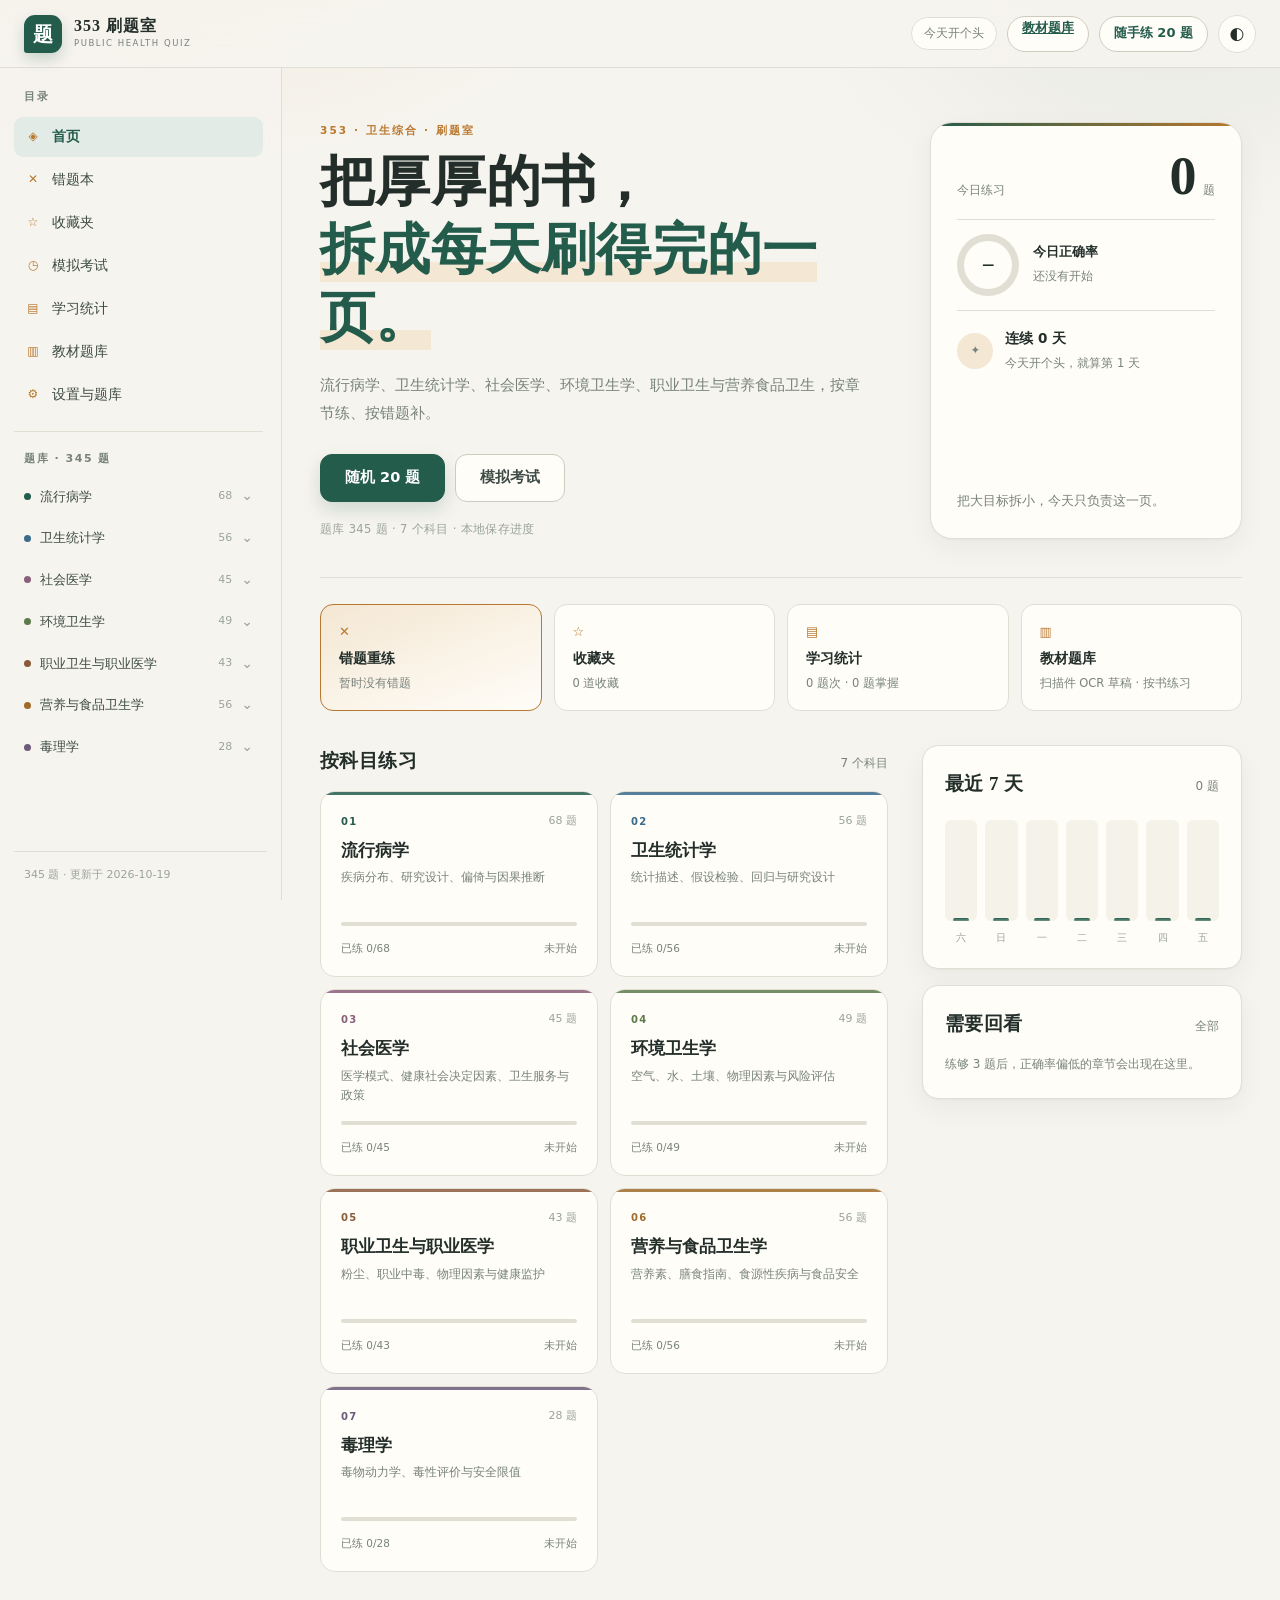
<file: index.html>
<!doctype html>
<html lang="zh-CN">
  <head>
    <meta charset="UTF-8" />
    <meta name="viewport" content="width=device-width, initial-scale=1.0" />
    <meta
      name="description"
      content="353 卫生综合刷题室：流行病学、卫生统计学、社会医学、环境卫生学、职业卫生与职业医学、营养与食品卫生学，按章节刷题、错题本、收藏与模拟考试。"
    />
    <meta name="keywords" content="353,卫生综合,公共卫生考研,流行病学,卫生统计学,社会医学,环境卫生学,职业卫生,营养与食品卫生学,刷题" />
    <meta name="theme-color" content="#f6f4ee" />
    <meta name="color-scheme" content="light dark" />
    <meta name="mobile-web-app-capable" content="yes" />
    <meta name="apple-mobile-web-app-capable" content="yes" />
    <meta name="apple-mobile-web-app-status-bar-style" content="default" />
    <meta name="apple-mobile-web-app-title" content="353 刷题" />
    <meta name="robots" content="index, follow" />
    <meta property="og:type" content="website" />
    <meta property="og:locale" content="zh_CN" />
    <meta property="og:title" content="353 刷题室｜卫生综合分章节练习" />
    <meta property="og:description" content="按章节刷题、自动错题本、收藏夹、限时模拟考试与学习统计。" />
    <title>353 刷题室｜卫生综合分章节练习</title>
    <link
      rel="icon"
      href="data:image/svg+xml,%3Csvg xmlns='http://www.w3.org/2000/svg' viewBox='0 0 64 64'%3E%3Crect width='64' height='64' rx='14' fill='%23245c4c'/%3E%3Ctext x='32' y='45' font-size='34' text-anchor='middle' fill='%23fffdf8' font-family='serif'%3E%E9%A2%98%3C/text%3E%3C/svg%3E"
    />
    <link rel="stylesheet" href="assets/styles.css?v=3" />
    <link rel="manifest" href="manifest.webmanifest" />
    <link rel="apple-touch-icon" href="assets/icons/apple-touch-icon.png" />
  </head>
  <body>
    <div class="app-shell">
      <header class="topbar">
        <button class="icon-button menu-button" data-action="menu" aria-label="打开目录">☰</button>
        <a class="brand" href="#/">
          <span class="brand-mark" aria-hidden="true">题</span>
          <span class="brand-copy">
            <strong>353 刷题室</strong>
            <small>PUBLIC HEALTH QUIZ</small>
          </span>
        </a>
        <div class="top-actions">
          <span class="top-chip" data-top-streak>连 0 天</span>
          <a class="top-practice" href="library.html">教材题库</a>
          <button class="top-practice" data-action="quick-random">随手练 20 题</button>
          <button class="icon-button" data-action="toggle-theme" aria-label="切换深浅色主题">◐</button>
        </div>
      </header>

      <aside class="sidebar" id="sidebar">
        <div class="sidebar-heading">
          <span>目录</span>
          <button class="icon-button sidebar-close" data-action="close-menu" aria-label="关闭目录">×</button>
        </div>
        <nav id="noteTree" aria-label="题库目录"></nav>
        <footer class="sidebar-footer">正在载入题库…</footer>
      </aside>

      <main class="main" id="mainContent">
        <div class="loading">正在整理题库…</div>
      </main>
    </div>

    <div class="overlay" id="overlay" data-action="close-menu"></div>
    <div class="toast" id="toast" role="status" aria-live="polite"></div>

    <dialog class="confirm-dialog" id="confirmDialog">
      <h2 data-confirm-title>请确认</h2>
      <p data-confirm-body></p>
      <div class="dialog-actions">
        <button class="btn btn-ghost" type="button" data-confirm-cancel>取消</button>
        <button class="btn btn-primary" type="button" data-confirm-ok>确定</button>
      </div>
    </dialog>

    <noscript>
      <p style="padding: 24px; font-family: sans-serif">这个刷题网站需要启用 JavaScript。</p>
    </noscript>

    <script src="assets/store.js?v=3"></script>
    <script src="assets/data.js?v=3"></script>
    <script src="assets/ui.js?v=3"></script>
    <script src="assets/practice.js?v=3"></script>
    <script src="assets/exam.js?v=3"></script>
    <script src="assets/library.js?v=3"></script>
    <script src="assets/app.js?v=3"></script>
  </body>
</html>
</file>
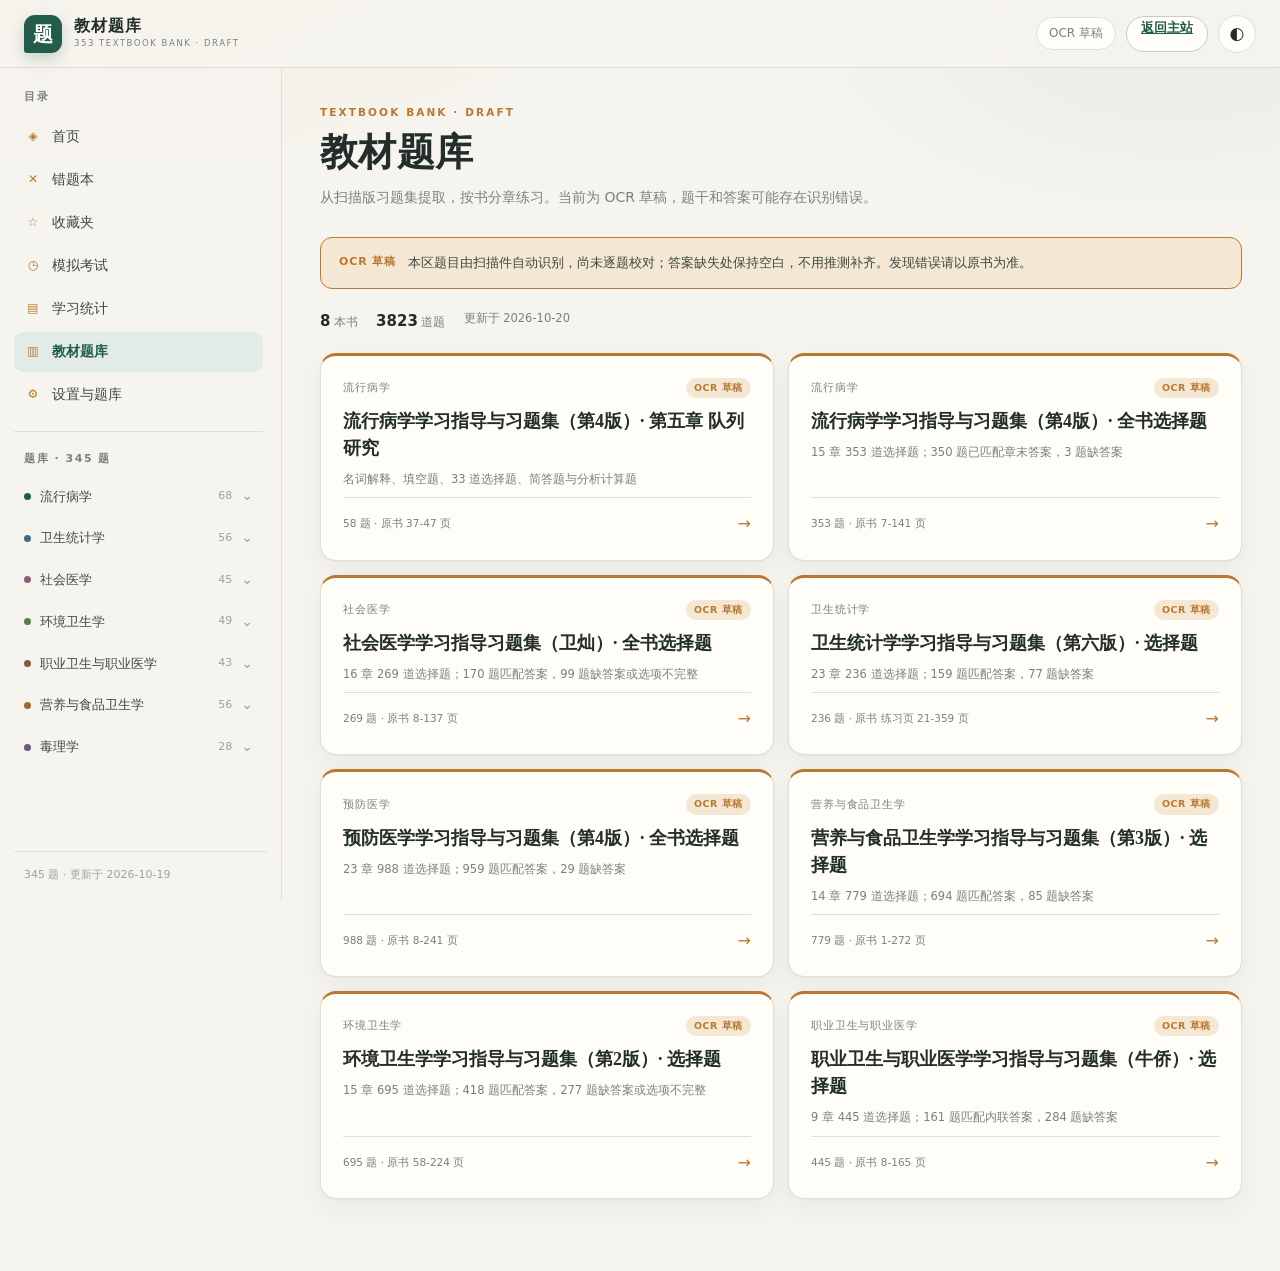
<file: library.html>
<!doctype html>
<html lang="zh-CN">
  <head>
    <meta charset="UTF-8" />
    <meta name="viewport" content="width=device-width, initial-scale=1.0" />
    <meta
      name="description"
      content="353 教材题库：从扫描版习题集提取的分章练习，OCR 草稿，未逐题校对。"
    />
    <meta name="robots" content="noindex, nofollow" />
    <meta name="theme-color" content="#f6f4ee" />
    <meta name="color-scheme" content="light dark" />
    <meta name="mobile-web-app-capable" content="yes" />
    <meta name="apple-mobile-web-app-capable" content="yes" />
    <meta name="apple-mobile-web-app-status-bar-style" content="default" />
    <meta name="apple-mobile-web-app-title" content="353 教材题库" />
    <title>教材题库（OCR 草稿）｜353 刷题室</title>
    <link
      rel="icon"
      href="data:image/svg+xml,%3Csvg xmlns='http://www.w3.org/2000/svg' viewBox='0 0 64 64'%3E%3Crect width='64' height='64' rx='14' fill='%23245c4c'/%3E%3Ctext x='32' y='45' font-size='34' text-anchor='middle' fill='%23fffdf8' font-family='serif'%3E%E9%A2%98%3C/text%3E%3C/svg%3E"
    />
    <link rel="stylesheet" href="assets/styles.css?v=3" />
    <link rel="manifest" href="manifest.webmanifest" />
    <link rel="apple-touch-icon" href="assets/icons/apple-touch-icon.png" />
  </head>
  <body>
    <div class="app-shell">
      <header class="topbar">
        <button class="icon-button menu-button" data-action="menu" aria-label="打开目录">☰</button>
        <a class="brand" href="index.html">
          <span class="brand-mark" aria-hidden="true">题</span>
          <span class="brand-copy">
            <strong>教材题库</strong>
            <small>353 TEXTBOOK BANK · DRAFT</small>
          </span>
        </a>
        <div class="top-actions">
          <span class="top-chip">OCR 草稿</span>
          <a class="top-practice" href="index.html">返回主站</a>
          <button class="icon-button" data-action="toggle-theme" aria-label="切换深浅色主题">◐</button>
        </div>
      </header>

      <aside class="sidebar" id="sidebar">
        <div class="sidebar-heading">
          <span>目录</span>
          <button class="icon-button sidebar-close" data-action="close-menu" aria-label="关闭目录">×</button>
        </div>
        <nav id="noteTree" aria-label="题库目录"></nav>
        <footer class="sidebar-footer">正在载入题库…</footer>
      </aside>

      <main class="main" id="mainContent">
        <div class="loading">正在整理教材题库…</div>
      </main>
    </div>

    <div class="overlay" id="overlay" data-action="close-menu"></div>
    <div class="toast" id="toast" role="status" aria-live="polite"></div>

    <dialog class="confirm-dialog" id="confirmDialog">
      <h2 data-confirm-title>请确认</h2>
      <p data-confirm-body></p>
      <div class="dialog-actions">
        <button class="btn btn-ghost" type="button" data-confirm-cancel>取消</button>
        <button class="btn btn-primary" type="button" data-confirm-ok>确定</button>
      </div>
    </dialog>

    <script>
      window.QZ_LIBRARY_MODE = true;
    </script>
    <script src="assets/store.js?v=3"></script>
    <script src="assets/data.js?v=3"></script>
    <script src="assets/ui.js?v=3"></script>
    <script src="assets/practice.js?v=3"></script>
    <script src="assets/exam.js?v=3"></script>
    <script src="assets/library.js?v=3"></script>
    <script src="assets/app.js?v=3"></script>
  </body>
</html>
</file>
<file: assets/styles.css>
/* =========================================================
   353 刷题室 · 视觉系统
   暖纸色 / 墨绿 / 赭石，衬线标题 + 无衬线正文
   ========================================================= */

:root {
  --paper: #f6f4ee;
  --paper-deep: #efece2;
  --surface: #fffdf8;
  --surface-soft: #faf8f1;
  --ink: #232e2a;
  --ink-soft: #3d4a45;
  --muted: #78827c;
  --muted-soft: #9aa39d;
  --line: #e1dfd4;
  --line-strong: #cecbbd;
  --green: #245c4c;
  --green-deep: #1a483b;
  --green-soft: #e2ebe5;
  --ochre: #b9782f;
  --ochre-soft: #f4e7d3;
  --ok: #2f7a5f;
  --ok-bg: #edf6f0;
  --ok-line: #cbe4d7;
  --bad: #a8493c;
  --bad-bg: #fbefec;
  --bad-line: #eccfc9;
  --gold: #c39a4a;
  --shadow-sm: 0 1px 2px rgba(40, 48, 44, 0.04), 0 10px 28px rgba(40, 48, 44, 0.05);
  --shadow: 0 22px 60px rgba(45, 55, 51, 0.13);
  --radius: 16px;
  --radius-lg: 22px;
  --sidebar: 282px;
  --topbar: 68px;
  --serif: "Noto Serif SC", "Source Han Serif SC", "Songti SC", STSong, "SimSun", serif;
  --sans: "Inter", "PingFang SC", "Hiragino Sans GB", "Microsoft YaHei", system-ui, sans-serif;
  --mono: "SFMono-Regular", "JetBrains Mono", Consolas, "Liberation Mono", monospace;
}

[data-theme="dark"] {
  --paper: #151a18;
  --paper-deep: #1b211e;
  --surface: #1f2623;
  --surface-soft: #232b27;
  --ink: #e8ebe5;
  --ink-soft: #cdd3cc;
  --muted: #98a29b;
  --muted-soft: #7b867f;
  --line: #333d38;
  --line-strong: #46524c;
  --green: #8fc4ae;
  --green-deep: #a9d6c3;
  --green-soft: #263d35;
  --ochre: #e0a96b;
  --ochre-soft: #3f3222;
  --ok: #7fc3a3;
  --ok-bg: #1f352c;
  --ok-line: #355548;
  --bad: #e29083;
  --bad-bg: #3a2521;
  --bad-line: #5a3833;
  --gold: #dcb56e;
  --shadow-sm: 0 1px 2px rgba(0, 0, 0, 0.3), 0 10px 28px rgba(0, 0, 0, 0.25);
  --shadow: 0 22px 60px rgba(0, 0, 0, 0.45);
}

* {
  box-sizing: border-box;
}

html {
  scroll-behavior: smooth;
  -webkit-text-size-adjust: 100%;
}

body {
  margin: 0;
  min-height: 100vh;
  color: var(--ink);
  background-color: var(--paper);
  background-image:
    radial-gradient(ellipse 60% 40% at 12% -5%, rgba(185, 120, 47, 0.07), transparent 60%),
    radial-gradient(ellipse 50% 35% at 92% 4%, rgba(36, 92, 76, 0.06), transparent 60%);
  background-attachment: fixed;
  font-family: var(--sans);
  font-size: 15px;
  line-height: 1.7;
  -webkit-font-smoothing: antialiased;
}

button,
input,
select,
textarea {
  font: inherit;
  color: inherit;
}

button {
  cursor: pointer;
}

a {
  color: inherit;
}

:focus-visible {
  outline: 2px solid var(--ochre);
  outline-offset: 2px;
}

::selection {
  background: var(--ochre-soft);
  color: var(--ink);
}

/* ------------------------------- 顶栏 ------------------------------- */

.topbar {
  position: fixed;
  z-index: 40;
  inset: 0 0 auto 0;
  height: var(--topbar);
  display: flex;
  align-items: center;
  gap: 14px;
  padding: 0 24px;
  border-bottom: 1px solid var(--line);
  background: color-mix(in srgb, var(--paper) 88%, transparent);
  backdrop-filter: blur(16px);
}

.brand {
  display: flex;
  align-items: center;
  gap: 12px;
  text-decoration: none;
  color: var(--ink);
}

.brand-mark {
  width: 38px;
  height: 38px;
  display: grid;
  place-items: center;
  border-radius: 11px 11px 11px 3px;
  color: #fff;
  background: var(--green);
  font-family: var(--serif);
  font-size: 20px;
  font-weight: 700;
  box-shadow: 0 6px 14px rgba(36, 92, 76, 0.22);
}

[data-theme="dark"] .brand-mark {
  color: #14251f;
}

.brand-copy strong {
  display: block;
  font-family: var(--serif);
  font-size: 16px;
  letter-spacing: 0.06em;
  line-height: 1.2;
}

.brand-copy small {
  display: block;
  margin-top: 1px;
  color: var(--muted);
  font-size: 8.5px;
  letter-spacing: 0.18em;
}

.top-actions {
  display: flex;
  align-items: center;
  gap: 10px;
  margin-left: auto;
}

.top-chip {
  padding: 5px 12px;
  border: 1px solid var(--line);
  border-radius: 999px;
  color: var(--muted);
  background: var(--surface);
  font-size: 12px;
  white-space: nowrap;
}

.top-practice {
  height: 36px;
  padding: 0 14px;
  border: 1px solid var(--line-strong);
  border-radius: 999px;
  background: var(--surface);
  color: var(--green);
  font-size: 13px;
  font-weight: 600;
}

.top-practice:hover {
  border-color: var(--green);
  background: var(--green-soft);
}

.icon-button {
  width: 38px;
  height: 38px;
  display: grid;
  place-items: center;
  padding: 0;
  border: 1px solid var(--line);
  border-radius: 50%;
  background: var(--surface);
  font-size: 17px;
  line-height: 1;
  transition: border-color 0.18s ease, color 0.18s ease, transform 0.18s ease;
}

.icon-button:hover {
  border-color: var(--green);
  color: var(--green);
}

.menu-button,
.sidebar-close {
  display: none;
}

/* ------------------------------- 侧边栏 ------------------------------- */

.sidebar {
  position: fixed;
  z-index: 35;
  top: var(--topbar);
  bottom: 0;
  left: 0;
  width: var(--sidebar);
  display: flex;
  flex-direction: column;
  padding: 20px 14px 16px;
  border-right: 1px solid var(--line);
  background: color-mix(in srgb, var(--paper) 92%, transparent);
  backdrop-filter: blur(10px);
}

.sidebar-heading {
  display: flex;
  align-items: center;
  justify-content: space-between;
  padding: 0 10px 10px;
  color: var(--muted);
  font-size: 11px;
  font-weight: 600;
  letter-spacing: 0.18em;
}

#noteTree {
  flex: 1;
  overflow-y: auto;
  padding-right: 4px;
  scrollbar-width: thin;
  scrollbar-color: var(--line-strong) transparent;
}

#noteTree::-webkit-scrollbar {
  width: 6px;
}

#noteTree::-webkit-scrollbar-thumb {
  border-radius: 3px;
  background: var(--line-strong);
}

.side-nav {
  display: grid;
  gap: 3px;
  padding-bottom: 16px;
  border-bottom: 1px solid var(--line);
}

.side-nav a {
  display: flex;
  align-items: center;
  gap: 10px;
  min-height: 40px;
  padding: 8px 10px;
  border-radius: 9px;
  color: var(--ink-soft);
  text-decoration: none;
  font-size: 13.5px;
  transition: background 0.16s ease, color 0.16s ease;
}

.side-nav a:hover {
  color: var(--ink);
  background: var(--green-soft);
}

.side-nav a.active {
  color: var(--green);
  background: var(--green-soft);
  font-weight: 600;
}

.nav-icon {
  width: 18px;
  color: var(--ochre);
  font-size: 12px;
  text-align: center;
}

.nav-badge {
  margin-left: auto;
  min-width: 20px;
  padding: 0 6px;
  border-radius: 999px;
  background: var(--ochre-soft);
  color: var(--ochre);
  font-size: 11px;
  font-weight: 600;
  text-align: center;
  line-height: 18px;
}

.nav-badge.is-zero {
  display: none;
}

.side-heading {
  padding: 18px 10px 8px;
  color: var(--muted);
  font-size: 11px;
  font-weight: 600;
  letter-spacing: 0.14em;
}

.side-subject {
  margin-bottom: 2px;
}

.side-subject summary {
  display: flex;
  align-items: center;
  gap: 9px;
  padding: 8px 10px;
  border-radius: 8px;
  cursor: pointer;
  list-style: none;
  font-size: 13px;
  color: var(--ink-soft);
}

.side-subject summary::-webkit-details-marker {
  display: none;
}

.side-subject summary:hover {
  background: color-mix(in srgb, var(--green-soft) 55%, transparent);
  color: var(--ink);
}

.subject-dot {
  width: 7px;
  height: 7px;
  flex: 0 0 auto;
  border-radius: 50%;
  background: var(--subject-color, var(--green));
}

.side-subject-name {
  flex: 1;
  line-height: 1.35;
}

.side-subject summary small {
  color: var(--muted-soft);
  font-size: 11px;
}

.side-chevron {
  color: var(--muted-soft);
  font-size: 14px;
  transition: transform 0.18s ease;
}

.side-subject[open] .side-chevron {
  transform: rotate(180deg);
}

.side-subject.active > summary {
  color: var(--green);
  font-weight: 600;
}

.side-chapters {
  padding: 2px 0 8px 18px;
  border-left: 1px solid var(--line);
  margin-left: 14px;
}

.side-overview {
  display: block;
  padding: 6px 10px;
  border-radius: 7px;
  color: var(--green);
  text-decoration: none;
  font-size: 12px;
}

.side-overview:hover {
  background: var(--green-soft);
}

.side-chapter {
  width: 100%;
  display: flex;
  align-items: center;
  gap: 8px;
  padding: 6px 10px;
  border: 0;
  border-radius: 7px;
  background: transparent;
  color: var(--muted);
  font-size: 12px;
  text-align: left;
  line-height: 1.45;
}

.side-chapter:hover {
  color: var(--ink);
  background: var(--surface);
}

.side-chapter span {
  flex: 1;
}

.side-chapter em {
  font-style: normal;
  font-size: 10.5px;
  color: var(--muted-soft);
}

.sidebar-footer {
  margin-top: auto;
  padding: 14px 10px 0;
  border-top: 1px solid var(--line);
  color: var(--muted-soft);
  font-size: 11px;
  line-height: 1.6;
}

.overlay {
  display: none;
}

/* ------------------------------- 主区域 ------------------------------- */

.main {
  margin-left: var(--sidebar);
  padding: calc(var(--topbar) + 36px) 38px 72px;
  min-height: 100vh;
}

.page {
  width: 100%;
  max-width: 1120px;
  margin: 0 auto;
}

.page.narrow {
  max-width: 880px;
}

.loading {
  padding: 80px 20px;
  color: var(--muted);
  text-align: center;
}

.eyebrow {
  margin: 0 0 8px;
  color: var(--ochre);
  font-size: 10.5px;
  font-weight: 700;
  letter-spacing: 0.2em;
  text-transform: uppercase;
}

h1,
h2,
h3 {
  font-family: var(--serif);
  font-weight: 600;
  color: var(--ink);
}

.page-head {
  display: flex;
  align-items: flex-end;
  justify-content: space-between;
  gap: 24px;
  margin-bottom: 26px;
}

.page-head h1 {
  margin: 0;
  font-size: clamp(28px, 3vw, 38px);
  line-height: 1.2;
  letter-spacing: 0.01em;
}

.page-sub {
  max-width: 620px;
  margin: 10px 0 0;
  color: var(--muted);
  font-size: 14px;
  line-height: 1.8;
}

.head-actions {
  display: flex;
  gap: 10px;
  flex: 0 0 auto;
}

.section-heading {
  display: flex;
  align-items: baseline;
  justify-content: space-between;
  gap: 16px;
  margin-bottom: 14px;
}

.section-heading h2 {
  margin: 0;
  font-size: 19px;
  letter-spacing: 0.02em;
}

.section-heading span,
.section-heading a {
  color: var(--muted);
  font-size: 12px;
  text-decoration: none;
}

.section-heading a:hover {
  color: var(--green);
}

/* ------------------------------- 按钮 ------------------------------- */

.btn {
  display: inline-flex;
  align-items: center;
  justify-content: center;
  gap: 8px;
  height: 42px;
  padding: 0 18px;
  border: 1px solid transparent;
  border-radius: 10px;
  background: transparent;
  color: var(--ink);
  font-size: 13.5px;
  font-weight: 600;
  line-height: 1;
  text-decoration: none;
  white-space: nowrap;
  transition: background 0.18s ease, border-color 0.18s ease, color 0.18s ease, transform 0.18s ease;
}

.btn:hover {
  transform: translateY(-1px);
}

.btn-primary {
  background: var(--green);
  border-color: var(--green);
  color: #fff;
  box-shadow: 0 8px 18px rgba(36, 92, 76, 0.18);
}

[data-theme="dark"] .btn-primary {
  color: #12251e;
}

.btn-primary:hover {
  background: var(--green-deep);
  border-color: var(--green-deep);
}

.btn-ghost {
  border-color: var(--line-strong);
  background: var(--surface);
  color: var(--ink-soft);
}

.btn-ghost:hover {
  border-color: var(--green);
  color: var(--green);
}

.btn-danger {
  background: var(--bad);
  border-color: var(--bad);
  color: #fff;
}

.btn-ghost.danger {
  color: var(--bad);
  border-color: var(--bad-line);
}

.btn-ghost.danger:hover {
  background: var(--bad-bg);
}

.btn-sm {
  height: 34px;
  padding: 0 12px;
  border-radius: 8px;
  font-size: 12.5px;
}

.btn-lg {
  height: 48px;
  padding: 0 24px;
  border-radius: 12px;
  font-size: 14.5px;
}

.btn[disabled],
button[disabled] {
  opacity: 0.42;
  cursor: not-allowed;
  transform: none;
  box-shadow: none;
}

/* ------------------------------- 首页 ------------------------------- */

.hero {
  display: grid;
  grid-template-columns: minmax(0, 1.5fr) minmax(280px, 0.82fr);
  gap: 40px;
  align-items: stretch;
  padding: 18px 0 38px;
  border-bottom: 1px solid var(--line);
}

.hero-copy h1 {
  margin: 0;
  font-size: clamp(34px, 4.4vw, 55px);
  line-height: 1.24;
  letter-spacing: 0.005em;
}

.hero-copy h1 em {
  font-style: normal;
  color: var(--green);
  background: linear-gradient(transparent 68%, var(--ochre-soft) 68%);
  padding-bottom: 2px;
}

.hero-sub {
  max-width: 540px;
  margin: 20px 0 0;
  color: var(--muted);
  font-size: 14.5px;
  line-height: 1.9;
}

.hero-actions {
  display: flex;
  flex-wrap: wrap;
  gap: 10px;
  margin-top: 26px;
}

.hero-foot {
  margin: 18px 0 0;
  color: var(--muted-soft);
  font-size: 11.5px;
  letter-spacing: 0.03em;
}

.hero-panel {
  position: relative;
  display: flex;
  flex-direction: column;
  gap: 16px;
  padding: 26px;
  border: 1px solid var(--line);
  border-radius: var(--radius-lg);
  background: var(--surface);
  box-shadow: var(--shadow-sm);
  overflow: hidden;
}

.hero-panel::before {
  content: "";
  position: absolute;
  inset: 0 auto auto 0;
  width: 100%;
  height: 3px;
  background: linear-gradient(90deg, var(--green), var(--ochre));
}

.hero-today {
  display: flex;
  align-items: baseline;
  gap: 8px;
}

.hero-today-label {
  color: var(--muted);
  font-size: 12px;
}

.hero-today strong {
  margin-left: auto;
  font-family: var(--serif);
  font-size: 54px;
  font-weight: 600;
  line-height: 1;
  letter-spacing: -0.03em;
}

.hero-today-unit {
  color: var(--muted);
  font-size: 12px;
}

.hero-ring-row {
  display: flex;
  align-items: center;
  gap: 14px;
  padding: 14px 0;
  border-top: 1px solid var(--line);
  border-bottom: 1px solid var(--line);
}

.mini-ring {
  width: 62px;
  height: 62px;
  flex: 0 0 auto;
  display: grid;
  place-items: center;
  border-radius: 50%;
  background: conic-gradient(var(--green) calc(var(--score, 0) * 1%), var(--line) 0);
}

.mini-ring::before {
  content: "";
  position: absolute;
}

.mini-ring span {
  width: 48px;
  height: 48px;
  display: grid;
  place-items: center;
  border-radius: 50%;
  background: var(--surface);
  color: var(--ink);
  font-size: 12px;
  font-weight: 700;
}

.hero-ring-copy b {
  display: block;
  font-size: 13px;
}

.hero-ring-copy span {
  color: var(--muted);
  font-size: 12px;
}

.hero-streak {
  display: flex;
  align-items: center;
  gap: 12px;
}

.streak-flame {
  width: 36px;
  height: 36px;
  display: grid;
  place-items: center;
  border-radius: 50%;
  background: var(--ochre-soft);
  color: var(--ochre);
  font-size: 15px;
}

.hero-streak b {
  display: block;
  font-size: 13.5px;
}

.hero-streak span {
  color: var(--muted);
  font-size: 11.5px;
}

.hero-quote {
  margin: auto 0 0;
  padding-top: 6px;
  color: var(--muted);
  font-family: var(--serif);
  font-size: 12.5px;
  line-height: 1.8;
}

.resume-card {
  display: flex;
  align-items: center;
  gap: 16px;
  margin: 22px 0 0;
  padding: 15px 20px;
  border: 1px solid var(--green);
  border-radius: 14px;
  background: var(--green-soft);
  color: var(--ink);
  text-decoration: none;
  transition: transform 0.18s ease, box-shadow 0.18s ease;
}

.resume-card:hover {
  transform: translateY(-2px);
  box-shadow: var(--shadow-sm);
}

.resume-kicker {
  color: var(--green);
  font-size: 11px;
  font-weight: 700;
  letter-spacing: 0.1em;
}

.resume-title {
  font-family: var(--serif);
  font-size: 15px;
  font-weight: 600;
}

.resume-meta {
  margin-left: auto;
  color: var(--muted);
  font-size: 12px;
}

.resume-arrow {
  color: var(--green);
  font-size: 18px;
}

.quick-grid {
  display: grid;
  grid-template-columns: repeat(4, minmax(0, 1fr));
  gap: 12px;
  margin: 26px 0 34px;
}

.quick-card {
  display: flex;
  flex-direction: column;
  align-items: flex-start;
  gap: 4px;
  padding: 16px 18px;
  border: 1px solid var(--line);
  border-radius: 13px;
  background: var(--surface);
  color: var(--ink);
  text-align: left;
  text-decoration: none;
  transition: border-color 0.18s ease, transform 0.18s ease, box-shadow 0.18s ease;
}

.quick-card:hover {
  border-color: var(--line-strong);
  transform: translateY(-2px);
  box-shadow: var(--shadow-sm);
}

.quick-card.accent {
  border-color: var(--ochre);
  background: linear-gradient(160deg, var(--ochre-soft), var(--surface));
}

.quick-icon {
  color: var(--ochre);
  font-size: 13px;
}

.quick-card strong {
  font-size: 13.5px;
}

.quick-card span:last-child {
  color: var(--muted);
  font-size: 11.5px;
}

.home-grid {
  display: grid;
  grid-template-columns: minmax(0, 1fr) 320px;
  gap: 34px;
  align-items: start;
}

.subject-grid {
  display: grid;
  grid-template-columns: repeat(2, minmax(0, 1fr));
  gap: 12px;
}

.subject-card {
  position: relative;
  display: flex;
  flex-direction: column;
  gap: 6px;
  padding: 20px 20px 18px;
  border: 1px solid var(--line);
  border-radius: 15px;
  background: var(--surface);
  color: var(--ink);
  text-decoration: none;
  overflow: hidden;
  transition: border-color 0.2s ease, transform 0.2s ease, box-shadow 0.2s ease;
}

.subject-card::before {
  content: "";
  position: absolute;
  top: 0;
  left: 0;
  width: 100%;
  height: 3px;
  background: var(--subject-color, var(--green));
  opacity: 0.85;
}

.subject-card:hover {
  border-color: color-mix(in srgb, var(--subject-color) 55%, var(--line));
  transform: translateY(-3px);
  box-shadow: var(--shadow-sm);
}

.subject-card-top {
  display: flex;
  align-items: center;
  justify-content: space-between;
}

.subject-index {
  color: var(--subject-color, var(--green));
  font-size: 10px;
  font-weight: 700;
  letter-spacing: 0.14em;
}

.subject-count {
  color: var(--muted-soft);
  font-size: 11px;
}

.subject-card h3 {
  margin: 2px 0 0;
  font-size: 17px;
  line-height: 1.4;
}

.subject-card p {
  margin: 0 0 10px;
  color: var(--muted);
  font-size: 11.5px;
  line-height: 1.65;
  display: -webkit-box;
  -webkit-line-clamp: 2;
  -webkit-box-orient: vertical;
  overflow: hidden;
  min-height: 38px;
}

.subject-foot {
  display: flex;
  justify-content: space-between;
  margin-top: 8px;
  color: var(--muted);
  font-size: 10.5px;
}

.home-aside {
  display: grid;
  gap: 16px;
}

.panel {
  padding: 22px;
  border: 1px solid var(--line);
  border-radius: var(--radius);
  background: var(--surface);
  box-shadow: var(--shadow-sm);
}

.week-bars {
  display: grid;
  grid-template-columns: repeat(7, 1fr);
  gap: 8px;
  height: 132px;
  align-items: end;
  padding-top: 6px;
}

.week-col {
  display: flex;
  flex-direction: column;
  align-items: center;
  gap: 8px;
  height: 100%;
}

.week-bar-wrap {
  width: 100%;
  flex: 1;
  display: flex;
  align-items: flex-end;
  justify-content: center;
  border-radius: 6px;
  background: color-mix(in srgb, var(--paper-deep) 60%, transparent);
}

.week-bar {
  position: relative;
  width: 16px;
  min-height: 3px;
  border-radius: 4px 4px 2px 2px;
  background: linear-gradient(180deg, var(--green), color-mix(in srgb, var(--green) 62%, transparent));
  transition: height 0.3s ease;
}

.week-bar i {
  position: absolute;
  top: -16px;
  left: 50%;
  transform: translateX(-50%);
  color: var(--muted);
  font-size: 9.5px;
  font-style: normal;
}

.week-col label {
  color: var(--muted-soft);
  font-size: 10px;
}

.weak-list {
  display: grid;
  gap: 2px;
}

.weak-row {
  display: grid;
  grid-template-columns: 1fr auto;
  gap: 2px 10px;
  padding: 9px 8px;
  border: 0;
  border-radius: 8px;
  background: transparent;
  text-align: left;
}

.weak-row:hover {
  background: var(--surface-soft);
}

.weak-name {
  font-size: 12.5px;
  font-weight: 600;
}

.weak-meta {
  grid-column: 1;
  color: var(--muted);
  font-size: 10.5px;
}

.weak-arrow {
  grid-column: 2;
  grid-row: 1 / span 2;
  align-self: center;
  color: var(--ochre);
}

.panel-empty {
  margin: 0;
  color: var(--muted);
  font-size: 12px;
  line-height: 1.8;
}

/* ------------------------------- 科目页 ------------------------------- */

.subject-header {
  position: relative;
  display: grid;
  grid-template-columns: minmax(0, 1.5fr) minmax(260px, 0.8fr);
  gap: 32px;
  padding: 30px;
  border: 1px solid var(--line);
  border-top: 3px solid var(--subject-color, var(--green));
  border-radius: var(--radius-lg);
  background: var(--surface);
  box-shadow: var(--shadow-sm);
}

.subject-header h1 {
  margin: 0;
  font-size: clamp(28px, 3.4vw, 40px);
  line-height: 1.25;
}

.subject-header .page-sub {
  margin-top: 8px;
}

.subject-dashboard {
  display: flex;
  align-items: center;
  gap: 20px;
  padding-left: 28px;
  border-left: 1px solid var(--line);
}

.subject-ring {
  width: 104px;
  height: 104px;
  flex: 0 0 auto;
  display: grid;
  place-items: center;
  border-radius: 50%;
  background: conic-gradient(var(--subject-color, var(--green)) calc(var(--score, 0) * 1%), var(--line) 0);
}

.subject-ring > div {
  width: 82px;
  height: 82px;
  display: grid;
  place-content: center;
  text-align: center;
  border-radius: 50%;
  background: var(--surface);
}

.subject-ring strong {
  font-family: var(--serif);
  font-size: 21px;
  line-height: 1.2;
}

.subject-ring span {
  color: var(--muted);
  font-size: 9.5px;
}

.subject-dashboard dl {
  display: grid;
  gap: 8px;
  margin: 0;
}

.subject-dashboard dl div {
  display: flex;
  justify-content: space-between;
  gap: 18px;
  font-size: 12px;
}

.subject-dashboard dt {
  color: var(--muted);
}

.subject-dashboard dd {
  margin: 0;
  font-weight: 600;
}

.chapter-section {
  margin-top: 32px;
}

.chapter-list {
  border: 1px solid var(--line);
  border-radius: var(--radius);
  background: var(--surface);
  overflow: hidden;
}

.chapter-row {
  display: grid;
  grid-template-columns: minmax(0, 1fr) 200px auto;
  gap: 20px;
  align-items: center;
  padding: 16px 20px;
  border-bottom: 1px solid var(--line);
}

.chapter-row:last-child {
  border-bottom: 0;
}

.chapter-row:hover {
  background: var(--surface-soft);
}

.chapter-main {
  display: flex;
  align-items: center;
  gap: 14px;
  min-width: 0;
}

.chapter-no {
  color: var(--ochre);
  font-family: var(--serif);
  font-size: 12px;
}

.chapter-main h3 {
  margin: 0;
  font-size: 15px;
  line-height: 1.4;
}

.chapter-main p {
  margin: 2px 0 0;
  color: var(--muted);
  font-size: 10.5px;
}

.chapter-metrics {
  display: flex;
  align-items: center;
  gap: 12px;
}

.chapter-bar {
  flex: 1;
  height: 5px;
  border-radius: 3px;
  background: var(--line);
  overflow: hidden;
}

.chapter-bar span {
  display: block;
  height: 100%;
  border-radius: 3px;
  background: var(--green);
}

.chapter-acc {
  min-width: 42px;
  color: var(--muted);
  font-size: 11px;
  text-align: right;
}

.chapter-acc.is-bad {
  color: var(--bad);
  font-weight: 600;
}

.inline-note {
  margin-top: 20px;
  padding: 14px 18px;
  border: 1px dashed var(--line-strong);
  border-radius: 10px;
  color: var(--muted);
  font-size: 12px;
}

.inline-note a {
  color: var(--green);
}

/* ------------------------------- 进度条 ------------------------------- */

.progress-track {
  height: 6px;
  border-radius: 3px;
  background: var(--line);
  overflow: hidden;
}

.progress-track span {
  display: block;
  height: 100%;
  border-radius: 3px;
  background: linear-gradient(90deg, var(--green), color-mix(in srgb, var(--green) 70%, var(--ochre)));
  transition: width 0.3s ease;
}

.progress-track.small {
  height: 4px;
}

/* ------------------------------- 练习 ------------------------------- */

.practice-shell,
.summary-shell {
  max-width: 880px;
  margin: 0 auto;
}

.session-head {
  display: flex;
  align-items: flex-end;
  justify-content: space-between;
  gap: 20px;
  margin-bottom: 16px;
}

.session-head h1 {
  margin: 0;
  font-size: clamp(22px, 2.6vw, 30px);
  line-height: 1.3;
}

.session-title .eyebrow {
  margin-bottom: 4px;
}

.session-chips {
  display: flex;
  flex-wrap: wrap;
  gap: 8px;
  justify-content: flex-end;
}

.chip {
  display: inline-flex;
  align-items: center;
  gap: 2px;
  padding: 5px 11px;
  border: 1px solid var(--line);
  border-radius: 999px;
  background: var(--surface);
  color: var(--muted);
  font-size: 11.5px;
  white-space: nowrap;
}

.chip b {
  color: var(--ink);
  font-weight: 700;
}

.chip-sep {
  margin: 0 2px;
  color: var(--muted-soft);
}

.question-card {
  margin-top: 18px;
  padding: 32px 34px 28px;
  border: 1px solid var(--line);
  border-radius: var(--radius-lg);
  background: var(--surface);
  box-shadow: var(--shadow-sm);
}

.question-top {
  display: flex;
  align-items: center;
  gap: 12px;
}

.pill {
  display: inline-flex;
  align-items: center;
  height: 22px;
  padding: 0 9px;
  border-radius: 6px;
  background: var(--green-soft);
  color: var(--green);
  font-size: 10px;
  font-weight: 700;
  letter-spacing: 0.06em;
  white-space: nowrap;
}

.q-tag {
  color: var(--muted);
  font-size: 11px;
}

.fav-button {
  margin-left: auto;
  width: 34px;
  height: 34px;
  display: grid;
  place-items: center;
  border: 1px solid var(--line);
  border-radius: 50%;
  background: transparent;
  color: var(--muted-soft);
  font-size: 17px;
  line-height: 1;
  transition: color 0.18s ease, border-color 0.18s ease, background 0.18s ease;
}

.fav-button:hover {
  color: var(--ochre);
  border-color: var(--ochre);
}

.fav-button.active {
  color: var(--ochre);
  border-color: var(--ochre);
  background: var(--ochre-soft);
}

.stem {
  margin: 16px 0 22px;
  font-family: var(--serif);
  font-size: clamp(20px, 2.3vw, 24px);
  font-weight: 600;
  line-height: 1.65;
  letter-spacing: 0.005em;
}

.options {
  display: grid;
  gap: 9px;
}

.option {
  display: flex;
  align-items: flex-start;
  gap: 14px;
  width: 100%;
  padding: 13px 16px;
  border: 1px solid var(--line);
  border-radius: 12px;
  background: var(--surface-soft);
  color: var(--ink);
  text-align: left;
  font-size: 14.5px;
  line-height: 1.65;
  transition: border-color 0.16s ease, background 0.16s ease, transform 0.16s ease;
}

.option:hover:not(:disabled) {
  border-color: color-mix(in srgb, var(--green) 55%, var(--line));
  background: color-mix(in srgb, var(--green-soft) 45%, var(--surface));
}

.option:disabled {
  cursor: default;
}

.option-letter {
  width: 28px;
  height: 28px;
  flex: 0 0 auto;
  display: grid;
  place-items: center;
  margin-top: 1px;
  border: 1px solid var(--line-strong);
  border-radius: 8px;
  background: var(--paper);
  color: var(--muted);
  font-size: 12px;
  font-weight: 700;
  transition: all 0.16s ease;
}

.option-text {
  flex: 1;
}

.option-mark {
  width: 18px;
  flex: 0 0 auto;
  text-align: center;
  font-weight: 700;
}

.option.is-selected {
  border-color: var(--green);
  background: var(--green-soft);
}

.option.is-selected .option-letter {
  border-color: var(--green);
  background: var(--green);
  color: #fff;
}

[data-theme="dark"] .option.is-selected .option-letter {
  color: #12251e;
}

.option.is-correct {
  border-color: var(--ok);
  background: var(--ok-bg);
}

.option.is-correct .option-letter {
  border-color: var(--ok);
  background: var(--ok);
  color: #fff;
}

[data-theme="dark"] .option.is-correct .option-letter {
  color: #10241b;
}

.option.is-correct .option-mark {
  color: var(--ok);
}

.option.is-wrong {
  border-color: var(--bad);
  background: var(--bad-bg);
}

.option.is-wrong .option-letter {
  border-color: var(--bad);
  background: var(--bad);
  color: #fff;
}

.option.is-wrong .option-mark {
  color: var(--bad);
}

.option.is-muted {
  opacity: 0.55;
}

.submit-answer {
  width: 100%;
  margin-top: 16px;
}

.multi-hint {
  margin: 10px 0 0;
  color: var(--muted-soft);
  font-size: 11px;
  text-align: center;
}

/* --------------------------- 填空 / 简答 --------------------------- */

.subjective-box {
  display: grid;
  gap: 10px;
}

.subjective-label {
  color: var(--muted);
  font-size: 12px;
  font-weight: 600;
}

.subjective-input {
  width: 100%;
  min-height: 96px;
  padding: 13px 15px;
  border: 1px solid var(--line-strong);
  border-radius: 12px;
  background: var(--surface-soft);
  color: var(--ink);
  font-size: 14px;
  line-height: 1.8;
  resize: vertical;
}

.subjective-input:focus {
  border-color: var(--green);
  outline: none;
  box-shadow: 0 0 0 3px color-mix(in srgb, var(--green) 14%, transparent);
}

.reference-answer {
  padding: 16px 18px;
  border: 1px solid var(--green-line, var(--line));
  border-left: 3px solid var(--green);
  border-radius: 10px;
  background: var(--green-soft);
}

.reference-answer h4 {
  margin: 0 0 6px;
  color: var(--green);
  font-size: 12px;
  letter-spacing: 0.08em;
}

.reference-answer p {
  margin: 0;
  color: var(--ink-soft);
  font-size: 13.5px;
  line-height: 1.9;
  white-space: pre-wrap;
}

.reference-answer .reference-explain {
  margin-top: 10px;
  padding-top: 10px;
  border-top: 1px dashed var(--line-strong);
  color: var(--muted);
  font-size: 12px;
}

.self-grade {
  display: flex;
  flex-wrap: wrap;
  align-items: center;
  gap: 8px;
  padding: 10px 0 2px;
  color: var(--muted);
  font-size: 12px;
}

.self-result {
  margin: 0;
  color: var(--muted);
  font-size: 11.5px;
}

/* --------------------------- 教材题库 --------------------------- */

.draft-banner {
  display: flex;
  align-items: flex-start;
  gap: 12px;
  margin: 0 0 20px;
  padding: 14px 18px;
  border: 1px solid var(--ochre);
  border-radius: 12px;
  background: var(--ochre-soft);
  color: var(--ink-soft);
  font-size: 12.5px;
  line-height: 1.8;
}

.draft-banner strong {
  flex: 0 0 auto;
  color: var(--ochre);
  font-size: 11px;
  letter-spacing: 0.08em;
}

.draft-banner.compact {
  margin: 18px 0 0;
}

.library-stats {
  display: flex;
  flex-wrap: wrap;
  gap: 18px;
  margin-bottom: 18px;
  color: var(--muted);
  font-size: 11.5px;
}

.library-stats b {
  color: var(--ink);
  font-size: 15px;
}

.library-grid {
  display: grid;
  grid-template-columns: repeat(2, minmax(0, 1fr));
  gap: 14px;
}

.library-card {
  display: flex;
  flex-direction: column;
  gap: 8px;
  padding: 22px;
  border: 1px solid var(--line);
  border-top: 3px solid var(--ochre);
  border-radius: var(--radius);
  background: var(--surface);
  color: var(--ink);
  text-decoration: none;
  box-shadow: var(--shadow-sm);
  transition: transform 0.18s ease, border-color 0.18s ease;
}

.library-card:hover {
  transform: translateY(-2px);
  border-color: var(--ochre);
}

.library-card-top {
  display: flex;
  align-items: center;
  justify-content: space-between;
  gap: 10px;
}

.library-subject {
  color: var(--muted);
  font-size: 10.5px;
  letter-spacing: 0.08em;
}

.draft-badge {
  padding: 2px 8px;
  border-radius: 999px;
  background: var(--ochre-soft);
  color: var(--ochre);
  font-size: 9.5px;
  font-weight: 700;
  letter-spacing: 0.06em;
}

.library-card h2 {
  margin: 2px 0 0;
  font-size: 18px;
  line-height: 1.5;
}

.library-card p {
  margin: 0;
  color: var(--muted);
  font-size: 11.5px;
  line-height: 1.7;
}

.library-card-foot {
  display: flex;
  align-items: center;
  justify-content: space-between;
  margin-top: auto;
  padding-top: 12px;
  border-top: 1px solid var(--line);
  color: var(--muted);
  font-size: 10.5px;
}

.library-arrow {
  color: var(--ochre);
  font-size: 16px;
}

.feedback {
  margin-top: 22px;
  padding: 18px 20px;
  border: 1px solid var(--line);
  border-radius: 14px;
}

.feedback.is-ok {
  border-color: var(--ok-line);
  background: var(--ok-bg);
}

.feedback.is-bad {
  border-color: var(--bad-line);
  background: var(--bad-bg);
}

.feedback-head {
  display: flex;
  align-items: baseline;
  justify-content: space-between;
  gap: 14px;
  margin-bottom: 8px;
}

.feedback-head strong {
  font-size: 14px;
}

.feedback.is-ok .feedback-head strong {
  color: var(--ok);
}

.feedback.is-bad .feedback-head strong {
  color: var(--bad);
}

.feedback-head span {
  color: var(--muted);
  font-size: 11.5px;
}

.feedback p {
  margin: 0;
  color: var(--ink-soft);
  font-size: 13.5px;
  line-height: 1.85;
}

.feedback-foot {
  display: flex;
  justify-content: space-between;
  margin-top: 12px;
  padding-top: 10px;
  border-top: 1px dashed color-mix(in srgb, var(--line-strong) 70%, transparent);
  color: var(--muted-soft);
  font-size: 10px;
}

.practice-bar {
  position: sticky;
  bottom: 14px;
  z-index: 10;
  display: flex;
  align-items: center;
  justify-content: space-between;
  gap: 14px;
  margin-top: 20px;
  padding: 10px 12px;
  border: 1px solid var(--line);
  border-radius: 14px;
  background: color-mix(in srgb, var(--surface) 92%, transparent);
  backdrop-filter: blur(12px);
  box-shadow: var(--shadow-sm);
}

.key-hint {
  color: var(--muted-soft);
  font-size: 10.5px;
  letter-spacing: 0.02em;
}

/* ------------------------------- 结果 ------------------------------- */

.summary-hero {
  display: flex;
  align-items: center;
  gap: 28px;
  padding: 30px;
  border: 1px solid var(--line);
  border-radius: var(--radius-lg);
  background: var(--surface);
  box-shadow: var(--shadow-sm);
}

.score-ring {
  position: relative;
  width: 148px;
  height: 148px;
  flex: 0 0 auto;
  display: grid;
  place-items: center;
  border-radius: 50%;
  background: conic-gradient(var(--green) calc(var(--score, 0) * 1%), var(--line) 0);
}

.score-ring-inner {
  width: 118px;
  height: 118px;
  display: grid;
  place-content: center;
  text-align: center;
  border-radius: 50%;
  background: var(--surface);
}

.score-ring-inner strong {
  font-family: var(--serif);
  font-size: 34px;
  line-height: 1.1;
}

.score-ring-inner span {
  color: var(--muted);
  font-size: 10px;
}

.score-ring.large {
  width: 172px;
  height: 172px;
}

.score-ring.large .score-ring-inner {
  width: 138px;
  height: 138px;
}

.score-ring.large .score-ring-inner strong {
  font-size: 46px;
}

.summary-copy h1 {
  margin: 0;
  font-size: clamp(26px, 3vw, 34px);
  line-height: 1.3;
}

.summary-meta {
  margin: 8px 0 0;
  color: var(--muted);
  font-size: 13px;
}

.summary-stats {
  display: grid;
  grid-template-columns: repeat(4, minmax(0, 1fr));
  gap: 12px;
  margin-top: 16px;
}

.mini-stat {
  display: flex;
  flex-direction: column;
  gap: 2px;
  padding: 16px 18px;
  border: 1px solid var(--line);
  border-radius: 12px;
  background: var(--surface);
}

.mini-stat span {
  color: var(--muted);
  font-size: 11px;
}

.mini-stat b {
  font-family: var(--serif);
  font-size: 26px;
  line-height: 1.2;
}

.ok-text {
  color: var(--ok);
}

.bad-text {
  color: var(--bad);
}

.summary-actions {
  display: flex;
  flex-wrap: wrap;
  gap: 10px;
  margin: 22px 0 30px;
}

.review-section {
  margin-top: 10px;
}

.review-list {
  border: 1px solid var(--line);
  border-radius: var(--radius);
  background: var(--surface);
  overflow: hidden;
}

.review-item {
  border-bottom: 1px solid var(--line);
}

.review-item:last-child {
  border-bottom: 0;
}

.review-item summary {
  display: flex;
  align-items: center;
  gap: 12px;
  padding: 15px 18px;
  cursor: pointer;
  list-style: none;
}

.review-item summary::-webkit-details-marker {
  display: none;
}

.review-item summary:hover {
  background: var(--surface-soft);
}

.review-item[open] summary {
  background: var(--surface-soft);
}

.review-stem {
  flex: 1;
  min-width: 0;
  font-size: 13.5px;
  line-height: 1.6;
  overflow: hidden;
  text-overflow: ellipsis;
  white-space: nowrap;
}

.review-item[open] .review-stem {
  white-space: normal;
}

.review-flag {
  color: var(--bad);
  font-size: 10.5px;
  white-space: nowrap;
}

.review-body {
  padding: 4px 20px 20px;
}

.review-options {
  display: grid;
  gap: 6px;
}

.review-option {
  display: flex;
  gap: 10px;
  padding: 8px 12px;
  border-radius: 8px;
  color: var(--muted);
  font-size: 13px;
}

.review-option span {
  font-weight: 700;
  color: var(--muted-soft);
}

.review-option.correct {
  background: var(--ok-bg);
  color: var(--ink);
}

.review-option.correct span {
  color: var(--ok);
}

.review-option.wrong {
  background: var(--bad-bg);
}

.review-option.wrong span {
  color: var(--bad);
}

.review-answer {
  margin: 12px 0 0;
  font-size: 12px;
  color: var(--ink-soft);
}

.review-explain {
  margin: 8px 0 0;
  padding-top: 10px;
  border-top: 1px dashed var(--line);
  color: var(--muted);
  font-size: 12.5px;
  line-height: 1.85;
}

.review-source {
  margin: 8px 0 0;
  color: var(--muted-soft);
  font-size: 10.5px;
}

.perfect-card {
  display: flex;
  align-items: center;
  gap: 18px;
  margin-top: 18px;
  padding: 24px;
  border: 1px solid var(--ok-line);
  border-radius: var(--radius);
  background: var(--ok-bg);
}

.perfect-card > span {
  width: 46px;
  height: 46px;
  display: grid;
  place-items: center;
  border-radius: 50%;
  background: var(--surface);
  color: var(--ok);
  font-size: 18px;
}

.perfect-card h2 {
  margin: 0;
  font-size: 18px;
}

.perfect-card p {
  margin: 2px 0 0;
  color: var(--muted);
  font-size: 12px;
}

.empty-state {
  max-width: 620px;
  margin: 80px auto;
  text-align: center;
}

.empty-state h1 {
  margin: 0 0 12px;
  font-size: 30px;
}

.empty-state p {
  color: var(--muted);
  font-size: 13.5px;
}

.empty-actions {
  display: flex;
  justify-content: center;
  gap: 10px;
  margin-top: 20px;
}

.empty-card {
  padding: 60px 30px;
  border: 1px dashed var(--line-strong);
  border-radius: var(--radius);
  background: var(--surface);
  text-align: center;
}

.empty-card span {
  display: inline-grid;
  place-items: center;
  width: 48px;
  height: 48px;
  margin-bottom: 12px;
  border-radius: 50%;
  background: var(--green-soft);
  color: var(--green);
  font-size: 20px;
}

.empty-card h2 {
  margin: 0 0 6px;
  font-size: 20px;
}

.empty-card p {
  margin: 0 0 20px;
  color: var(--muted);
  font-size: 13px;
}

.list-count {
  margin: -8px 0 14px;
  color: var(--muted);
  font-size: 12px;
}

/* ------------------------------- 统计 ------------------------------- */

.stat-hero {
  display: grid;
  grid-template-columns: repeat(4, minmax(0, 1fr));
  gap: 12px;
  margin-bottom: 18px;
}

.stat-big {
  display: flex;
  flex-direction: column;
  gap: 2px;
  padding: 20px;
  border: 1px solid var(--line);
  border-radius: var(--radius);
  background: var(--surface);
  box-shadow: var(--shadow-sm);
}

.stat-big span {
  color: var(--muted);
  font-size: 11px;
}

.stat-big strong {
  font-family: var(--serif);
  font-size: clamp(28px, 3.4vw, 40px);
  font-weight: 600;
  line-height: 1.25;
}

.stat-big small {
  color: var(--muted-soft);
  font-size: 10.5px;
}

.heatmap-panel,
.stat-hero + .panel {
  margin-top: 16px;
}

.heatmap-wrap {
  overflow-x: auto;
  padding-bottom: 4px;
}

.heatmap {
  display: grid;
  grid-auto-flow: column;
  grid-auto-columns: 14px;
  grid-template-rows: repeat(7, 14px);
  gap: 4px;
  min-width: max-content;
  padding: 4px 2px;
}

.heat-col {
  display: grid;
  grid-template-rows: repeat(7, 14px);
  gap: 4px;
}

.heat-cell {
  width: 14px;
  height: 14px;
  border-radius: 3px;
  background: var(--line);
  transition: transform 0.15s ease;
}

.heat-cell:hover {
  transform: scale(1.2);
}

.heat-cell.level-0 {
  background: color-mix(in srgb, var(--line) 70%, transparent);
}

.heat-cell.level-1 {
  background: #cfe0d6;
}

.heat-cell.level-2 {
  background: #9cc3ae;
}

.heat-cell.level-3 {
  background: #5b9a7f;
}

.heat-cell.level-4 {
  background: var(--green);
}

[data-theme="dark"] .heat-cell.level-1 {
  background: #294339;
}

[data-theme="dark"] .heat-cell.level-2 {
  background: #35604f;
}

[data-theme="dark"] .heat-cell.level-3 {
  background: #4d8b72;
}

.heat-legend {
  display: flex;
  align-items: center;
  justify-content: flex-end;
  gap: 5px;
  margin-top: 10px;
  color: var(--muted-soft);
  font-size: 9.5px;
}

.heat-legend i {
  width: 11px;
  height: 11px;
  border-radius: 2px;
}

.heat-legend i.level-0 {
  background: var(--line);
}

.heat-legend i.level-1 {
  background: #cfe0d6;
}

.heat-legend i.level-2 {
  background: #9cc3ae;
}

.heat-legend i.level-3 {
  background: #5b9a7f;
}

.heat-legend i.level-4 {
  background: var(--green);
}

.subject-table {
  display: grid;
  gap: 2px;
}

.subject-table-row {
  display: grid;
  grid-template-columns: 10px 180px 90px minmax(80px, 1fr) 60px;
  gap: 14px;
  align-items: center;
  padding: 11px 12px;
  border-radius: 9px;
  text-decoration: none;
}

.subject-table-row:hover {
  background: var(--surface-soft);
}

.table-dot {
  width: 7px;
  height: 7px;
  border-radius: 50%;
}

.table-name {
  font-size: 13px;
}

.table-num {
  color: var(--muted);
  font-size: 11.5px;
}

.table-bar {
  height: 5px;
  border-radius: 3px;
  background: var(--line);
  overflow: hidden;
}

.table-bar i {
  display: block;
  height: 100%;
  border-radius: 3px;
  background: var(--green);
}

.table-acc {
  color: var(--muted);
  font-size: 11.5px;
  text-align: right;
}

.weak-table {
  display: grid;
  gap: 2px;
}

.weak-table-row {
  display: grid;
  grid-template-columns: 150px minmax(0, 1.4fr) minmax(80px, 1fr) 52px 18px;
  gap: 14px;
  align-items: center;
  padding: 10px 12px;
  border: 0;
  border-radius: 9px;
  background: transparent;
  text-align: left;
}

.weak-table-row:hover {
  background: var(--surface-soft);
}

.weak-subject {
  color: var(--muted);
  font-size: 11px;
}

.weak-chapter {
  font-size: 12.5px;
}

.weak-bar {
  height: 5px;
  border-radius: 3px;
  background: var(--line);
  overflow: hidden;
}

.weak-bar i {
  display: block;
  height: 100%;
  border-radius: 3px;
  background: var(--ochre);
}

.weak-acc {
  color: var(--bad);
  font-size: 11px;
  text-align: right;
}

.exam-history {
  display: grid;
}

.history-row {
  display: grid;
  grid-template-columns: 120px 80px 1fr;
  gap: 14px;
  padding: 10px 4px;
  border-bottom: 1px dashed var(--line);
  font-size: 12px;
}

.history-row:last-child {
  border-bottom: 0;
}

.history-date {
  color: var(--muted);
}

.history-score {
  color: var(--green);
  font-weight: 700;
}

.history-meta {
  color: var(--muted);
}

/* ------------------------------- 设置 ------------------------------- */

.settings-panel {
  margin-bottom: 16px;
}

.theme-options {
  display: grid;
  grid-template-columns: repeat(3, minmax(0, 1fr));
  gap: 10px;
}

.theme-option {
  display: flex;
  flex-direction: column;
  gap: 8px;
  padding: 10px;
  border: 1px solid var(--line);
  border-radius: 11px;
  background: var(--surface);
  text-align: left;
}

.theme-option:hover {
  border-color: var(--line-strong);
}

.theme-option.active {
  border-color: var(--green);
  box-shadow: 0 0 0 1px var(--green) inset;
}

.theme-preview {
  height: 58px;
  border-radius: 7px;
  border: 1px solid var(--line);
  position: relative;
  overflow: hidden;
}

.theme-preview::before {
  content: "";
  position: absolute;
  inset: 0 auto 0 0;
  width: 26%;
  background: #e9e6dc;
}

.theme-preview::after {
  content: "";
  position: absolute;
  inset: 12px 12px auto 38%;
  height: 6px;
  border-radius: 3px;
  background: #c9c5b7;
  box-shadow: 0 12px 0 #d8d5c8, 0 24px 0 #d8d5c8;
}

.theme-preview.light {
  background: #f6f4ee;
}

.theme-preview.dark {
  background: #1c2320;
  border-color: #333d38;
}

.theme-preview.dark::before {
  background: #232b27;
}

.theme-preview.dark::after {
  background: #46524c;
  box-shadow: 0 12px 0 #3a453f, 0 24px 0 #3a453f;
}

.theme-preview.auto {
  background: linear-gradient(115deg, #f6f4ee 50%, #1c2320 50%);
}

.theme-option b {
  font-size: 12px;
  font-weight: 600;
}

.toggle-row {
  position: relative;
  display: flex;
  align-items: center;
  justify-content: space-between;
  gap: 20px;
  padding: 12px 2px;
  border-bottom: 1px solid var(--line);
  cursor: pointer;
}

.toggle-row:last-child {
  border-bottom: 0;
}

.toggle-row b {
  display: block;
  font-size: 13px;
}

.toggle-row span:not(.toggle-ui) {
  color: var(--muted);
  font-size: 11.5px;
}

.toggle-row input {
  position: absolute;
  opacity: 0;
  pointer-events: none;
}

.toggle-ui {
  position: relative;
  width: 42px;
  height: 24px;
  flex: 0 0 auto;
  border-radius: 999px;
  background: var(--line-strong);
  transition: background 0.2s ease;
}

.toggle-ui::after {
  content: "";
  position: absolute;
  top: 3px;
  left: 3px;
  width: 18px;
  height: 18px;
  border-radius: 50%;
  background: var(--surface);
  box-shadow: 0 1px 3px rgba(0, 0, 0, 0.18);
  transition: transform 0.2s ease;
}

.toggle-row input:checked + .toggle-ui {
  background: var(--green);
}

.toggle-row input:checked + .toggle-ui::after {
  transform: translateX(18px);
}

.toggle-row input:focus-visible + .toggle-ui {
  outline: 2px solid var(--ochre);
  outline-offset: 2px;
}

.settings-actions {
  display: flex;
  flex-wrap: wrap;
  gap: 10px;
}

.settings-note {
  margin: 12px 0 0;
  color: var(--muted);
  font-size: 11.5px;
  line-height: 1.8;
}

.format-help {
  margin-top: 16px;
  border-top: 1px solid var(--line);
  padding-top: 14px;
}

.format-help summary {
  color: var(--green);
  font-size: 12px;
  cursor: pointer;
}

.format-help pre {
  margin: 12px 0;
  padding: 14px;
  border-radius: 9px;
  background: var(--paper-deep);
  color: var(--ink-soft);
  font-family: var(--mono);
  font-size: 11px;
  line-height: 1.7;
  overflow-x: auto;
}

.format-help p {
  color: var(--muted);
  font-size: 11.5px;
  line-height: 1.8;
}

.about-panel p {
  margin: 0 0 10px;
  color: var(--ink-soft);
  font-size: 12.5px;
  line-height: 1.9;
}

/* ------------------------------- 模拟考试 ------------------------------- */

.exam-shell {
  max-width: 1180px;
  margin: 0 auto;
}

.exam-head {
  position: sticky;
  top: calc(var(--topbar) + 10px);
  z-index: 12;
  display: flex;
  align-items: center;
  justify-content: space-between;
  gap: 18px;
  padding: 10px 16px;
  border: 1px solid var(--line);
  border-radius: 13px;
  background: color-mix(in srgb, var(--surface) 92%, transparent);
  backdrop-filter: blur(12px);
  box-shadow: var(--shadow-sm);
}

.exam-head-left {
  display: flex;
  align-items: center;
  gap: 10px;
}

.exam-head-left strong {
  display: block;
  font-size: 13px;
}

.exam-head-left span {
  color: var(--muted);
  font-size: 10.5px;
}

.exam-dot {
  width: 9px;
  height: 9px;
  border-radius: 50%;
  background: var(--bad);
  box-shadow: 0 0 0 4px var(--bad-bg);
  animation: pulse 2s infinite;
}

@keyframes pulse {
  50% {
    opacity: 0.45;
  }
}

.exam-head-right {
  display: flex;
  align-items: center;
  gap: 14px;
}

.exam-progress {
  color: var(--muted);
  font-size: 11.5px;
}

.exam-progress b {
  color: var(--ink);
}

.exam-clock {
  padding: 5px 12px;
  border-radius: 8px;
  background: var(--paper-deep);
  font-family: var(--mono);
  font-size: 13px;
  letter-spacing: 0.06em;
}

.exam-clock.is-urgent {
  background: var(--bad-bg);
  color: var(--bad);
}

.exam-body {
  display: grid;
  grid-template-columns: minmax(0, 1fr) 310px;
  gap: 24px;
  align-items: start;
  margin-top: 18px;
}

.exam-question {
  margin-top: 0;
}

.exam-palette {
  position: sticky;
  top: calc(var(--topbar) + 82px);
  padding: 18px;
  border: 1px solid var(--line);
  border-radius: var(--radius);
  background: var(--surface);
  box-shadow: var(--shadow-sm);
}

.palette-head {
  display: flex;
  align-items: baseline;
  justify-content: space-between;
  margin-bottom: 10px;
}

.palette-head h2 {
  margin: 0;
  font-size: 16px;
}

.palette-head span {
  color: var(--muted);
  font-size: 11px;
}

.palette-legend {
  display: flex;
  flex-wrap: wrap;
  gap: 12px;
  margin-bottom: 12px;
  color: var(--muted);
  font-size: 9.5px;
}

.palette-legend span {
  display: inline-flex;
  align-items: center;
  gap: 4px;
}

.dot {
  width: 8px;
  height: 8px;
  border-radius: 2px;
  background: var(--line);
}

.dot.answered {
  background: var(--green);
}

.dot.marked {
  background: var(--ochre);
}

.palette-grid {
  display: grid;
  grid-template-columns: repeat(7, 1fr);
  gap: 5px;
  max-height: 330px;
  overflow-y: auto;
  padding-right: 2px;
}

.palette-cell {
  aspect-ratio: 1;
  display: grid;
  place-items: center;
  border: 1px solid var(--line);
  border-radius: 6px;
  background: var(--surface);
  color: var(--muted);
  font-size: 10.5px;
}

.palette-cell:hover {
  border-color: var(--green);
  color: var(--green);
}

.palette-cell.answered {
  border-color: color-mix(in srgb, var(--green) 35%, var(--line));
  background: var(--green-soft);
  color: var(--green);
  font-weight: 600;
}

.palette-cell.marked {
  border-color: var(--ochre);
  box-shadow: inset 0 0 0 1px var(--ochre);
}

.palette-cell.current {
  border-color: var(--ink);
  box-shadow: 0 0 0 1.5px var(--ink);
  color: var(--ink);
}

.palette-submit {
  width: 100%;
  margin-top: 14px;
}

.palette-tip {
  margin: 10px 0 0;
  color: var(--muted-soft);
  font-size: 10px;
  line-height: 1.6;
}

.mark-button {
  margin-left: auto;
  height: 30px;
  padding: 0 12px;
  border: 1px solid var(--line);
  border-radius: 999px;
  background: transparent;
  color: var(--muted);
  font-size: 11px;
}

.mark-button:hover,
.mark-button.active {
  border-color: var(--ochre);
  color: var(--ochre);
  background: var(--ochre-soft);
}

.exam-result-hero {
  display: flex;
  align-items: center;
  gap: 32px;
  padding: 30px;
  border: 1px solid var(--line);
  border-radius: var(--radius-lg);
  background: var(--surface);
  box-shadow: var(--shadow-sm);
}

.exam-result-hero h1 {
  margin: 0;
  font-size: clamp(28px, 3.4vw, 38px);
}

.result-grid {
  display: grid;
  grid-template-columns: repeat(3, minmax(0, 1fr));
  gap: 12px;
  margin-top: 16px;
}

.result-subject {
  padding: 14px 16px;
  border: 1px solid var(--line);
  border-radius: 11px;
  background: var(--surface);
}

.result-subject-head {
  display: flex;
  justify-content: space-between;
  gap: 8px;
  margin-bottom: 8px;
  font-size: 12px;
}

.result-subject-head b {
  font-weight: 600;
}

.result-subject small {
  display: block;
  margin-top: 5px;
  color: var(--muted);
  font-size: 10px;
}

.exam-setup {
  display: grid;
  gap: 14px;
}

.setup-card {
  padding: 22px;
  border: 1px solid var(--line);
  border-radius: var(--radius);
  background: var(--surface);
  box-shadow: var(--shadow-sm);
}

.setup-head {
  display: flex;
  gap: 14px;
  margin-bottom: 16px;
}

.step-no {
  color: var(--ochre);
  font-family: var(--serif);
  font-size: 13px;
  padding-top: 2px;
}

.setup-head h2 {
  margin: 0;
  font-size: 17px;
}

.setup-head p {
  margin: 2px 0 0;
  color: var(--muted);
  font-size: 11.5px;
}

.subject-picks {
  display: grid;
  grid-template-columns: repeat(2, minmax(0, 1fr));
  gap: 8px;
}

.subject-pick {
  position: relative;
  display: flex;
  align-items: center;
  gap: 10px;
  padding: 11px 14px;
  border: 1px solid var(--line);
  border-radius: 10px;
  background: var(--surface-soft);
  cursor: pointer;
}

.subject-pick:hover {
  border-color: var(--line-strong);
}

.subject-pick input {
  position: absolute;
  opacity: 0;
  pointer-events: none;
}

.pick-check {
  width: 16px;
  height: 16px;
  flex: 0 0 auto;
  border: 1px solid var(--line-strong);
  border-radius: 4px;
  background: var(--surface);
}

.subject-pick input:checked + .pick-check {
  border-color: var(--subject-color, var(--green));
  background: var(--subject-color, var(--green));
  box-shadow: inset 0 0 0 3px var(--surface);
}

.pick-name {
  font-size: 12.5px;
}

.pick-count {
  margin-left: auto;
  color: var(--muted);
  font-size: 10.5px;
}

.setup-grid {
  display: grid;
  grid-template-columns: repeat(2, minmax(0, 1fr));
  gap: 12px;
}

.field {
  display: grid;
  gap: 6px;
}

.field span {
  color: var(--muted);
  font-size: 11px;
}

.field select {
  height: 42px;
  padding: 0 12px;
  border: 1px solid var(--line-strong);
  border-radius: 9px;
  background: var(--surface);
  color: var(--ink);
  font-size: 13px;
}

.setup-note {
  margin: 12px 0 0;
  color: var(--muted-soft);
  font-size: 10.5px;
}

.setup-submit {
  display: flex;
  justify-content: flex-end;
}

.recent-exams {
  margin-top: 30px;
}

/* ------------------------------- 提示与弹窗 ------------------------------- */

.toast {
  position: fixed;
  z-index: 80;
  left: 50%;
  bottom: 26px;
  transform: translate(-50%, 16px);
  padding: 10px 18px;
  border-radius: 999px;
  background: var(--ink);
  color: var(--paper);
  font-size: 12.5px;
  opacity: 0;
  pointer-events: none;
  transition: opacity 0.2s ease, transform 0.2s ease;
  box-shadow: var(--shadow);
  max-width: min(90vw, 480px);
  text-align: center;
}

.toast.show {
  opacity: 1;
  transform: translate(-50%, 0);
}

.toast[data-kind="warn"] {
  background: var(--ochre);
  color: #fff;
}

.toast[data-kind="error"] {
  background: var(--bad);
  color: #fff;
}

.confirm-dialog {
  width: min(440px, calc(100vw - 32px));
  padding: 26px;
  border: 1px solid var(--line);
  border-radius: var(--radius);
  background: var(--surface);
  color: var(--ink);
  box-shadow: var(--shadow);
}

.confirm-dialog::backdrop {
  background: rgba(20, 26, 23, 0.42);
  backdrop-filter: blur(3px);
}

.confirm-dialog h2 {
  margin: 0 0 8px;
  font-size: 19px;
}

.confirm-dialog p {
  margin: 0 0 20px;
  color: var(--muted);
  font-size: 12.5px;
  line-height: 1.85;
}

.dialog-actions {
  display: flex;
  justify-content: flex-end;
  gap: 8px;
}

/* ------------------------------- 响应式 ------------------------------- */

@media (max-width: 1180px) {
  .home-grid {
    grid-template-columns: 1fr;
  }

  .home-aside {
    grid-template-columns: repeat(2, minmax(0, 1fr));
    align-items: start;
  }

  .exam-body {
    grid-template-columns: minmax(0, 1fr) 280px;
  }
}

@media (max-width: 980px) {
  :root {
    --sidebar: 270px;
  }

  .menu-button,
  .sidebar-close {
    display: grid;
  }

  .sidebar {
    left: calc(var(--sidebar) * -1);
    transition: left 0.22s ease;
    box-shadow: var(--shadow);
    background: var(--paper);
  }

  .sidebar.open {
    left: 0;
  }

  .overlay.show {
    display: block;
    position: fixed;
    z-index: 30;
    inset: var(--topbar) 0 0 0;
    background: rgba(18, 24, 21, 0.38);
  }

  .main {
    margin-left: 0;
    padding: calc(var(--topbar) + 28px) 24px 64px;
  }

  .hero {
    grid-template-columns: 1fr;
    gap: 22px;
    padding-bottom: 28px;
  }

  .hero-panel {
    max-width: 520px;
  }

  .subject-header {
    grid-template-columns: 1fr;
    gap: 22px;
  }

  .subject-dashboard {
    padding-left: 0;
    border-left: 0;
    border-top: 1px solid var(--line);
    padding-top: 20px;
    justify-content: flex-start;
  }

  .exam-body {
    grid-template-columns: 1fr;
  }

  .exam-palette {
    position: static;
  }

  .palette-grid {
    grid-template-columns: repeat(10, 1fr);
    max-height: 220px;
  }

  .exam-head {
    top: calc(var(--topbar) + 6px);
  }
}

@media (max-width: 760px) {
  :root {
    --topbar: 62px;
  }

  .topbar {
    padding: 0 14px;
    gap: 10px;
  }

  .brand-copy small {
    display: none;
  }

  .brand-copy strong {
    font-size: 14.5px;
  }

  .brand-mark {
    width: 34px;
    height: 34px;
    font-size: 18px;
  }

  .top-practice,
  .top-chip {
    display: none;
  }

  .main {
    padding: calc(var(--topbar) + 20px) 16px 56px;
  }

  .hero-copy h1 {
    font-size: 33px;
  }

  .hero-sub {
    font-size: 13.5px;
  }

  .quick-grid {
    grid-template-columns: repeat(2, minmax(0, 1fr));
    gap: 8px;
  }

  .subject-grid {
    grid-template-columns: 1fr;
  }

  .library-grid {
    grid-template-columns: 1fr;
  }

  .draft-banner {
    flex-direction: column;
    gap: 4px;
  }

  .home-aside {
    grid-template-columns: 1fr;
  }

  .page-head {
    flex-direction: column;
    align-items: flex-start;
    gap: 14px;
  }

  .head-actions {
    width: 100%;
  }

  .head-actions .btn {
    flex: 1;
  }

  .session-head {
    flex-direction: column;
    align-items: flex-start;
    gap: 10px;
  }

  .session-chips {
    justify-content: flex-start;
  }

  .question-card {
    padding: 22px 18px;
    border-radius: 16px;
  }

  .stem {
    font-size: 19px;
    line-height: 1.7;
  }

  .option {
    gap: 11px;
    padding: 12px 13px;
    font-size: 14px;
  }

  .option-letter {
    width: 26px;
    height: 26px;
  }

  .practice-bar {
    bottom: 8px;
    gap: 8px;
  }

  .practice-bar .btn {
    padding: 0 13px;
  }

  .key-hint {
    display: none;
  }

  .summary-hero,
  .exam-result-hero {
    flex-direction: column;
    align-items: flex-start;
    gap: 20px;
    padding: 24px;
  }

  .summary-hero .score-ring {
    width: 120px;
    height: 120px;
  }

  .summary-hero .score-ring-inner {
    width: 96px;
    height: 96px;
  }

  .summary-hero .score-ring-inner strong {
    font-size: 28px;
  }

  .summary-stats,
  .stat-hero {
    grid-template-columns: repeat(2, minmax(0, 1fr));
  }

  .subject-header {
    padding: 22px;
  }

  .chapter-row {
    grid-template-columns: 1fr auto;
    gap: 10px 14px;
  }

  .chapter-metrics {
    grid-column: 1 / -1;
    grid-row: 2;
  }

  .chapter-row .btn {
    grid-column: 2;
    grid-row: 1;
  }

  .subject-table-row {
    grid-template-columns: 8px minmax(0, 1fr) 80px 50px;
    gap: 10px;
  }

  .table-bar {
    display: none;
  }

  .weak-table-row {
    grid-template-columns: minmax(0, 1fr) 52px 16px;
    gap: 8px;
  }

  .weak-subject,
  .weak-bar {
    display: none;
  }

  .setup-card,
  .settings-panel,
  .panel {
    padding: 18px;
  }

  .subject-picks {
    grid-template-columns: 1fr;
  }

  .setup-grid {
    grid-template-columns: 1fr;
  }

  .result-grid {
    grid-template-columns: 1fr;
  }

  .theme-options {
    grid-template-columns: 1fr;
  }

  .theme-option {
    display: grid;
    grid-template-columns: 72px 1fr;
    align-items: center;
  }

  .theme-preview {
    height: 46px;
  }

  .exam-head {
    flex-wrap: wrap;
    gap: 8px;
  }

  .exam-head-right {
    margin-left: auto;
    gap: 8px;
  }

  .exam-progress {
    display: none;
  }

  .palette-grid {
    grid-template-columns: repeat(8, 1fr);
  }

  .history-row {
    grid-template-columns: 92px 64px 1fr;
    gap: 8px;
    font-size: 11px;
  }

  .toast {
    bottom: 16px;
  }
}

@media (max-width: 420px) {
  .hero-copy h1 {
    font-size: 29px;
  }

  .hero-actions .btn {
    flex: 1;
    padding: 0 14px;
  }

  .quick-card {
    padding: 14px;
  }

  .score-ring {
    width: 112px;
    height: 112px;
  }

  .score-ring-inner {
    width: 90px;
    height: 90px;
  }

  .score-ring-inner strong {
    font-size: 24px;
  }
}

@media (prefers-reduced-motion: reduce) {
  *,
  *::before,
  *::after {
    animation-duration: 0.001ms !important;
    animation-iteration-count: 1 !important;
    transition-duration: 0.001ms !important;
    scroll-behavior: auto !important;
  }
}

@media print {
  .topbar,
  .sidebar,
  .practice-bar,
  .summary-actions,
  .toast {
    display: none !important;
  }

  .main {
    margin: 0;
    padding: 0;
  }
}
</file>
